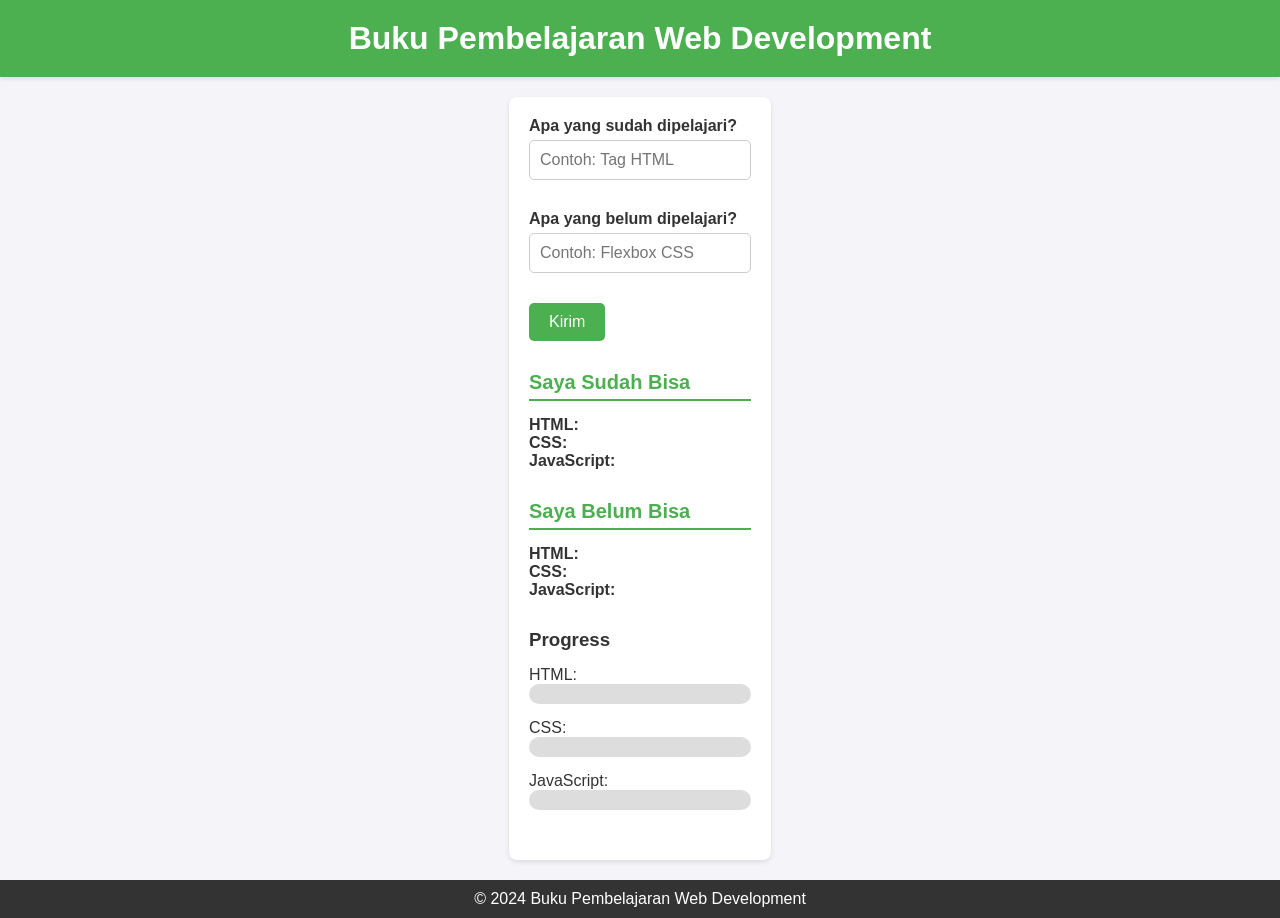
<file: index.html>
<!DOCTYPE html>
<html lang="en">
<head>
  <meta charset="UTF-8">
  <meta name="viewport" content="width=device-width, initial-scale=1.0">
  <title>Buku Pembelajaran Web Development</title>
  <link rel="stylesheet" href="style.css">
</head>
<body>
  <header>
    <h1>Buku Pembelajaran Web Development</h1>
  </header>
  <main>
    <div class="input-group">
      <label for="already-learned">Apa yang sudah dipelajari?</label>
      <input type="text" id="already-learned" placeholder="Contoh: Tag HTML">
    </div>
    <div class="input-group">
      <label for="not-learned">Apa yang belum dipelajari?</label>
      <input type="text" id="not-learned" placeholder="Contoh: Flexbox CSS">
    </div>
    <button onclick="submitInput()">Kirim</button>

    <div class="result-group">
      <h3>Saya Sudah Bisa</h3>
      <div>
        <strong>HTML:</strong>
        <ul id="html-list"></ul>
      </div>
      <div>
        <strong>CSS:</strong>
        <ul id="css-list"></ul>
      </div>
      <div>
        <strong>JavaScript:</strong>
        <ul id="js-list"></ul>
      </div>
    </div>

    <div class="result-group">
      <h3>Saya Belum Bisa</h3>
      <div>
        <strong>HTML:</strong>
        <ul id="html-not-list"></ul>
      </div>
      <div>
        <strong>CSS:</strong>
        <ul id="css-not-list"></ul>
      </div>
      <div>
        <strong>JavaScript:</strong>
        <ul id="js-not-list"></ul>
      </div>
    </div>

    <div class="progress-container">
      <h3>Progress</h3>
      <p>HTML:</p>
      <div class="progress-bar html-progress"><div id="html-progress"></div></div>
      <p>CSS:</p>
      <div class="progress-bar css-progress"><div id="css-progress"></div></div>
      <p>JavaScript:</p>
      <div class="progress-bar js-progress"><div id="js-progress"></div></div>
    </div>
  </main>
  <footer>
    <p>&copy; 2024 Buku Pembelajaran Web Development</p>
  </footer>
  <script src="script.js"></script>
</body>
</html>
</file>
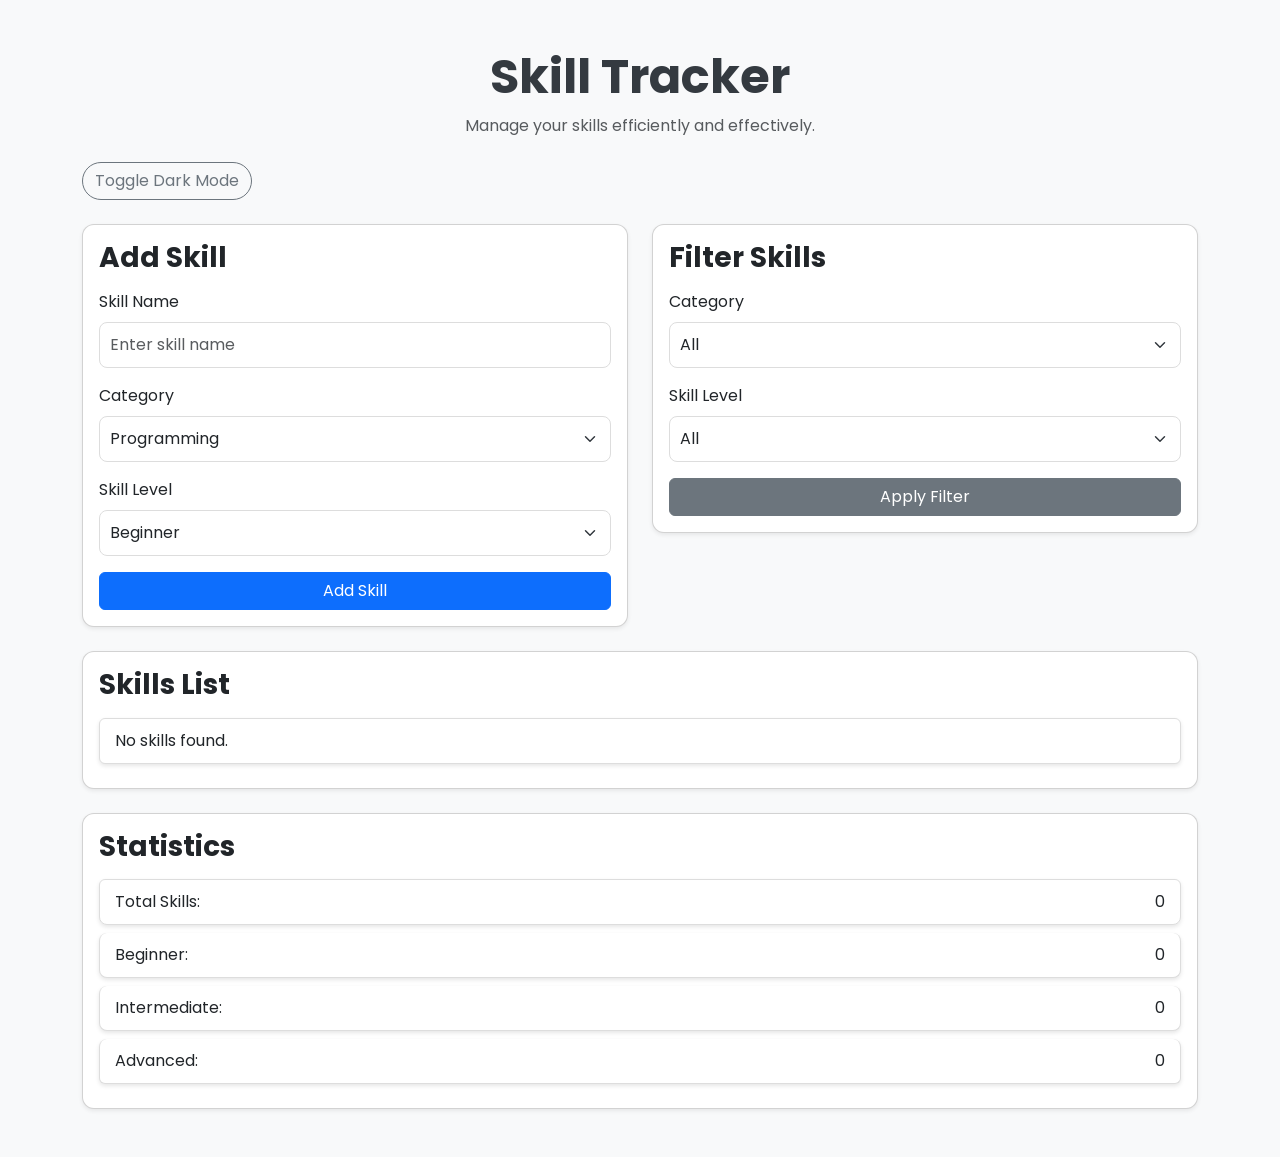
<file: app.html>
<!DOCTYPE html>
<html lang="en">
<head>
  <meta charset="UTF-8">
  <meta name="viewport" content="width=device-width, initial-scale=1.0">
  <title>Skill Tracker</title>
  <link rel="stylesheet" href="https://cdn.jsdelivr.net/npm/bootstrap@5.3.0/dist/css/bootstrap.min.css">
  <link rel="stylesheet" href="https://fonts.googleapis.com/css2?family=Poppins:wght@400;500;700&display=swap">
  <link rel="stylesheet" href="app.css">
</head>
<body>
<div class="container py-5">
  <header class="text-center mb-4">
    <h1 class="display-5 fw-bold">Skill Tracker</h1>
    <p class="text-muted">Manage your skills efficiently and effectively.</p>
  </header>

  <!-- Toggle Dark Mode -->
  <button id="toggle-theme" class="btn btn-outline-secondary mb-4">Toggle Dark Mode</button>

  <!-- Add Skill Form -->
  <div class="row mb-4">
    <div class="col-md-6">
      <div class="card shadow-sm">
        <div class="card-body">
          <h3 class="mb-3">Add Skill</h3>
          <form id="add-skill-form">
            <div class="mb-3">
              <label for="skill-name" class="form-label">Skill Name</label>
              <input type="text" id="skill-name" class="form-control" placeholder="Enter skill name" required>
            </div>
            <div class="mb-3">
              <label for="skill-category" class="form-label">Category</label>
              <select id="skill-category" class="form-select">
                <option value="Programming">Programming</option>
                <option value="Soft Skills">Soft Skills</option>
                <option value="Design">Design</option>
                <option value="Other">Other</option>
              </select>
            </div>
            <div class="mb-3">
              <label for="skill-level" class="form-label">Skill Level</label>
              <select id="skill-level" class="form-select">
                <option value="Beginner">Beginner</option>
                <option value="Intermediate">Intermediate</option>
                <option value="Advanced">Advanced</option>
              </select>
            </div>
            <button type="submit" class="btn btn-primary w-100">Add Skill</button>
          </form>
        </div>
      </div>
    </div>

    <!-- Filter Skills -->
    <div class="col-md-6">
      <div class="card shadow-sm">
        <div class="card-body">
          <h3 class="mb-3">Filter Skills</h3>
          <div class="mb-3">
            <label for="filter-category" class="form-label">Category</label>
            <select id="filter-category" class="form-select">
              <option value="All">All</option>
              <option value="Programming">Programming</option>
              <option value="Soft Skills">Soft Skills</option>
              <option value="Design">Design</option>
              <option value="Other">Other</option>
            </select>
          </div>
          <div class="mb-3">
            <label for="filter-level" class="form-label">Skill Level</label>
            <select id="filter-level" class="form-select">
              <option value="All">All</option>
              <option value="Beginner">Beginner</option>
              <option value="Intermediate">Intermediate</option>
              <option value="Advanced">Advanced</option>
            </select>
          </div>
          <button id="apply-filter" class="btn btn-secondary w-100">Apply Filter</button>
        </div>
      </div>
    </div>
  </div>

  <!-- Skill List -->
  <div class="card shadow-sm mb-4">
    <div class="card-body">
      <h3 class="mb-3">Skills List</h3>
      <ul id="skills-list" class="list-group"></ul>
    </div>
  </div>

  <!-- Statistics -->
  <div class="card shadow-sm">
    <div class="card-body">
      <h3 class="mb-3">Statistics</h3>
      <ul id="statistics" class="list-group">
        <li class="list-group-item">Total Skills: <span id="total-skills">0</span></li>
        <li class="list-group-item">Beginner: <span id="beginner-skills">0</span></li>
        <li class="list-group-item">Intermediate: <span id="intermediate-skills">0</span></li>
        <li class="list-group-item">Advanced: <span id="advanced-skills">0</span></li>
      </ul>
    </div>
  </div>
</div>

<script src="app.js"></script>
</body>
</html>
</file>
<file: style.css>
* {
      margin: 0;
      padding: 0;
      box-sizing: border-box;
    }

    /* Body and General Styles */
    body {
      font-family: 'Arial', sans-serif;
      background: #f4f4f9;
      color: #333;
      display: flex;
      flex-direction: column;
      min-height: 100vh;
    }

    header {
      background: #4CAF50;
      color: white;
      text-align: center;
      padding: 20px;
      box-shadow: 0 2px 5px rgba(0, 0, 0, 0.1);
    }

    main {
      flex: 1;
      max-width: 1000px;
      margin: 20px auto;
      padding: 20px;
      background: white;
      border-radius: 8px;
      box-shadow: 0 2px 5px rgba(0, 0, 0, 0.1);
    }

    .input-group {
      margin-bottom: 20px;
    }

    .input-group label {
      font-weight: bold;
      display: block;
      margin-bottom: 5px;
    }

    .input-group input {
      width: 100%;
      padding: 10px;
      margin-bottom: 10px;
      border: 1px solid #ccc;
      border-radius: 5px;
      font-size: 16px;
    }

    button {
      background: #4CAF50;
      color: white;
      border: none;
      padding: 10px 20px;
      cursor: pointer;
      border-radius: 5px;
      font-size: 16px;
    }

    button:hover {
      background: #45a049;
    }

    .result-group {
      margin-top: 30px;
    }

    .result-group h3 {
      margin-bottom: 15px;
      font-size: 20px;
      color: #4CAF50;
      border-bottom: 2px solid #4CAF50;
      padding-bottom: 5px;
    }

    .result-group ul {
      list-style: none;
      padding-left: 0;
    }

    .result-group ul li {
      display: flex;
      align-items: center;
      margin-bottom: 10px;
      padding: 10px;
      background: #f9f9f9;
      border-radius: 5px;
      box-shadow: 0 1px 3px rgba(0, 0, 0, 0.1);
    }

    .result-group ul li i {
      color: #4CAF50;
      font-size: 18px;
      margin-right: 10px;
    }

    .progress-container {
      margin: 30px 0;
    }

    .progress-container h3 {
      margin-bottom: 15px;
    }

    .progress-bar {
      position: relative;
      background: #ddd;
      height: 20px;
      border-radius: 10px;
      overflow: hidden;
      margin-bottom: 15px;
    }

    .progress-bar div {
      height: 100%;
      width: 0;
      transition: width 0.3s ease;
      border-radius: 10px;
    }

    .progress-bar.html-progress div {
      background: #4CAF50;
    }

    .progress-bar.css-progress div {
      background: #2196F3;
    }

    .progress-bar.js-progress div {
      background: #FFC107;
    }

    footer {
      text-align: center;
      background: #333;
      color: white;
      padding: 10px 0;
    }

    @media (max-width: 768px) {
      main {
        margin: 10px;
        padding: 15px;
      }
    }
</file>
<file: app.css>
/* General Styles */
body {
  font-family: 'Poppins', sans-serif;
  background-color: #f8f9fa;
  color: #343a40;
  margin: 0;
  padding: 0;
}

h1, h3 {
  font-weight: 700;
}

.card {
  border-radius: 12px;
  overflow: hidden;
  box-shadow: 0 2px 6px rgba(0, 0, 0, 0.1);
}

/* Buttons */
button {
  cursor: pointer;
  transition: background-color 0.3s ease, box-shadow 0.3s ease;
}

button:focus {
  outline: none;
  box-shadow: 0 0 4px rgba(0, 123, 255, 0.8);
}

button:hover {
  opacity: 0.9;
}

/* Toggle Dark Mode Button */
#toggle-theme {
  border-radius: 30px;
}

/* Form Inputs */
.form-control, .form-select {
  border-radius: 8px;
  padding: 10px;
  border: 1px solid #ddd;
  transition: border-color 0.3s ease;
}

.form-control:focus, .form-select:focus {
  border-color: #007bff;
  outline: none;
}

/* Skill List */
.list-group-item {
  display: flex;
  flex-wrap: wrap;
  justify-content: space-between;
  align-items: center;
  padding: 10px 15px;
  border: 1px solid #ddd;
  border-radius: 8px;
  margin-bottom: 8px;
  background-color: #fff;
  box-shadow: 0 2px 4px rgba(0, 0, 0, 0.1);
}

.list-group-item .skill-info {
  flex: 1;
  display: flex;
  flex-direction: column;
  margin-right: 10px;
}

.list-group-item .skill-info span.category {
  color: #007bff;
  font-weight: bold;
}

.list-group-item .skill-info span.level {
  color: #17a2b8;
  font-weight: bold;
}

.list-group-item .buttons {
  display: flex;
  gap: 5px;
}

.list-group-item .buttons button {
  padding: 6px 10px;
  font-size: 0.85rem;
  border-radius: 5px;
  cursor: pointer;
  border: none;
}

.list-group-item .buttons button.btn-warning {
  background-color: #ffc107;
  color: #fff;
}

.list-group-item .buttons button.btn-warning:hover {
  background-color: #e0a800;
}

.list-group-item .buttons button.btn-danger {
  background-color: #dc3545;
  color: #fff;
}

.list-group-item .buttons button.btn-danger:hover {
  background-color: #c82333;
}

/* Responsive Design */
@media (max-width: 768px) {
  .list-group-item {
    flex-direction: column;
    align-items: flex-start;
  }

  .list-group-item .buttons {
    margin-top: 8px;
    justify-content: flex-start;
    width: 100%;
  }

  .list-group-item .buttons button {
    flex: 1;
    text-align: center;
  }
}

@media (max-width: 576px) {
  .list-group-item .buttons button {
    width: 100%;
  }

  #toggle-theme {
    width: 100%;
    text-align: center;
  }
}
</file>
